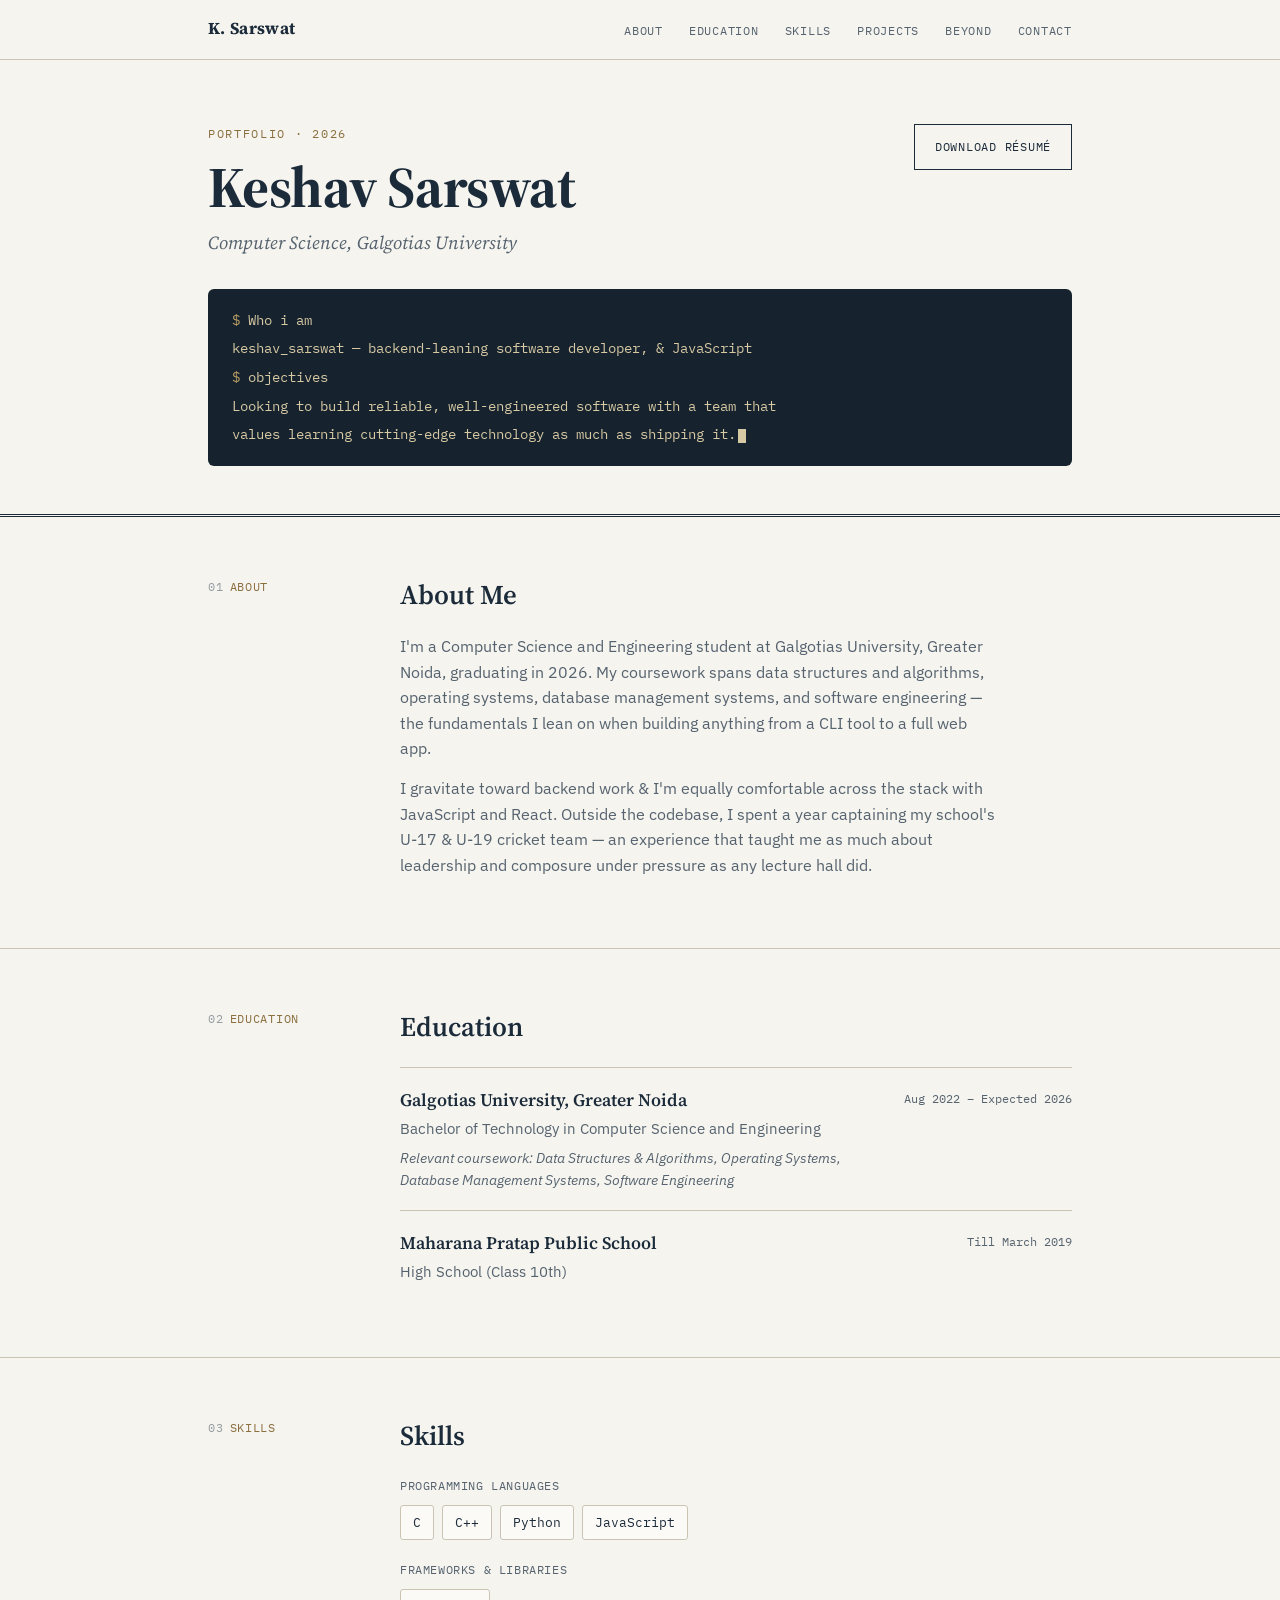
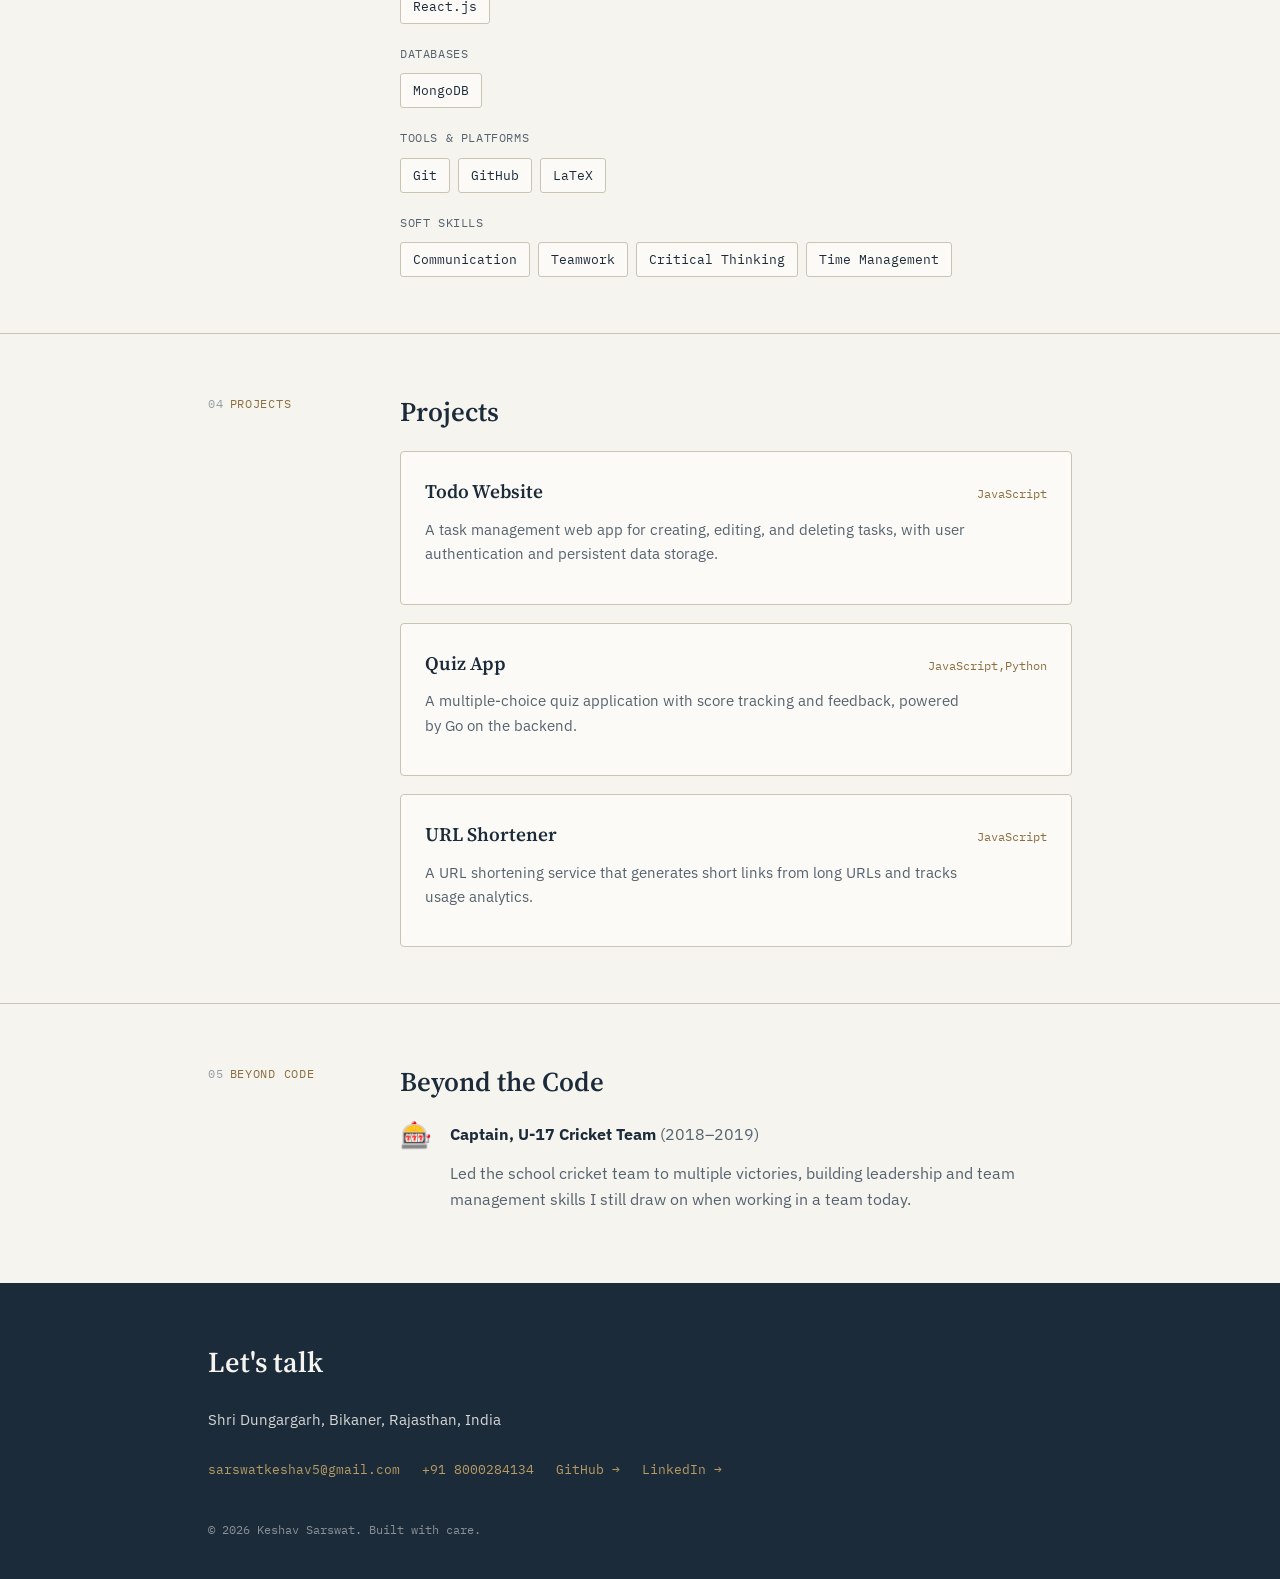
<file: index.html>
<!DOCTYPE html>
<html lang="en">
<head>
<meta charset="UTF-8">
<meta name="viewport" content="width=device-width, initial-scale=1.0">
<title>Keshav Sarswat — Computer Science Graduate</title>
<link rel="preconnect" href="https://fonts.googleapis.com">
<link href="https://fonts.googleapis.com/css2?family=Source+Serif+4:opsz,wght@8..60,400;8..60,600;8..60,700&family=IBM+Plex+Sans:wght@400;500;600&family=IBM+Plex+Mono:wght@400;500;600&display=swap" rel="stylesheet">
<link rel="stylesheet" href="style.css">
</head>
<body>

<nav>
  <div class="nav-inner">
    <div class="nav-mark">K. Sarswat</div>
    <ul class="nav-links">
      <li><a href="#about">About</a></li>
      <li><a href="#education">Education</a></li>
      <li><a href="#skills">Skills</a></li>
      <li><a href="#projects">Projects</a></li>
      <li><a href="#beyond">Beyond</a></li>
      <li><a href="#contact">Contact</a></li>
    </ul>
  </div>
</nav>

<header class="hero">
  <div class="wrap">
    <div class="hero-top">
      <div>
        <span class="eyebrow">Portfolio · 2026</span>
        <h1 class="name">Keshav Sarswat</h1>
        <p class="tagline">Computer Science, Galgotias University</p>
      </div>
      <a class="resume-btn" href="Keshav_Sarswat_Resume.pdf" download>Download Résumé</a>
    </div>

    <div class="terminal">
      <div class="line"><span class="prompt">$</span> Who i am</div>
      <div class="line">keshav_sarswat — backend-leaning software developer, &amp; JavaScript</div>
      <div class="line"><span class="prompt">$</span> objectives</div>
      <div class="line">Looking to build reliable, well-engineered software with a team that</div>
      <div class="line">values learning cutting-edge technology as much as shipping it.<span class="cursor"></span></div>
    </div>
  </div>
</header>

<section id="about">
  <div class="wrap section-grid">
    <div class="section-label"><span class="num">01</span>About</div>
    <div class="section-body reveal">
      <h2 class="section-title">About Me</h2>
      <p>I'm a Computer Science and Engineering student at Galgotias University, Greater Noida, graduating in 2026. My coursework spans data structures and algorithms, operating systems, database management systems, and software engineering — the fundamentals I lean on when building anything from a CLI tool to a full web app.</p>
      <p>I gravitate toward backend work & I'm equally comfortable across the stack with JavaScript and React. Outside the codebase, I spent a year captaining my school's U-17 & U-19 cricket team — an experience that taught me as much about leadership and composure under pressure as any lecture hall did.</p>
    </div>
  </div>
</section>

<section id="education">
  <div class="wrap section-grid">
    <div class="section-label"><span class="num">02</span>Education</div>
    <div class="section-body reveal">
      <h2 class="section-title">Education</h2>

      <div class="edu-item">
        <div>
          <div class="edu-school">Galgotias University, Greater Noida</div>
          <div class="edu-degree">Bachelor of Technology in Computer Science and Engineering</div>
          <div class="edu-course">Relevant coursework: Data Structures &amp; Algorithms, Operating Systems, Database Management Systems, Software Engineering</div>
        </div>
        <div class="edu-date">Aug 2022 – Expected 2026</div>
      </div>

      <div class="edu-item">
        <div>
          <div class="edu-school">Maharana Pratap Public School</div>
          <div class="edu-degree">High School (Class 10th)</div>
        </div>
        <div class="edu-date">Till March 2019</div>
      </div>
    </div>
  </div>
</section>

              <section id="skills">
  <div class="wrap section-grid">
    <div class="section-label"><span class="num">03</span>Skills</div>
    <div class="section-body reveal">
      <h2 class="section-title">Skills</h2>

      <div class="skill-group">
        <span class="skill-group-label">Programming Languages</span>
        <div class="chips">
          <span class="chip">C</span><span class="chip">C++</span><span class="chip">Python</span>
          <span class="chip">JavaScript</span>
        </div>
      </div>

      <div class="skill-group">
        <span class="skill-group-label">Frameworks &amp; Libraries</span>
        <div class="chips"><span class="chip">React.js</span></div>
      </div>

      <div class="skill-group">
        <span class="skill-group-label">Databases</span>
        <div class="chips"><span class="chip">MongoDB</span></div>
      </div>

      <div class="skill-group">
        <span class="skill-group-label">Tools &amp; Platforms</span>
        <div class="chips">
          <span class="chip">Git</span><span class="chip">GitHub</span><span class="chip">LaTeX</span>
        </div>
      </div>

      <div class="skill-group">
        <span class="skill-group-label">Soft Skills</span>
        <div class="chips">
          <span class="chip">Communication</span><span class="chip">Teamwork</span>
          <span class="chip">Critical Thinking</span><span class="chip">Time Management</span>
        </div>
      </div>
    </div>
  </div>
</section>

<section id="projects">
  <div class="wrap section-grid">
    <div class="section-label"><span class="num">04</span>Projects</div>
    <div class="section-body reveal">
      <h2 class="section-title">Projects</h2>

      <div class="project">
        <div class="project-head">
          <span class="project-name">Todo Website</span>
          <span class="project-tech">JavaScript</span>
        </div>
        <p class="project-desc">A task management web app for creating, editing, and deleting tasks, with user authentication and persistent data storage.</p>
      </div>

      <div class="project">
        <div class="project-head">
          <span class="project-name">Quiz App</span>
          <span class="project-tech">JavaScript,Python</span>
        </div>
        <p class="project-desc">A multiple-choice quiz application with score tracking and feedback, powered by Go on the backend.</p>
      </div>

      <div class="project">
        <div class="project-head">
          <span class="project-name">URL Shortener</span>
          <span class="project-tech">JavaScript</span>
        </div>
        <p class="project-desc">A URL shortening service that generates short links from long URLs and tracks usage analytics.</p>
      </div>
    </div>
  </div>
</section>

<section id="beyond">
  <div class="wrap section-grid">
    <div class="section-label"><span class="num">05</span>Beyond Code</div>
    <div class="section-body reveal">
      <h2 class="section-title">Beyond the Code</h2>
      <div class="beyond-card">
        <div class="beyond-icon">&#127920;</div>
        <div>
          <p><strong style="color:var(--ink);">Captain, U-17 Cricket Team</strong> (2018–2019)</p>
          <p>Led the school cricket team to multiple victories, building leadership and team management skills I still draw on when working in a team today.</p>
        </div>
      </div>
    </div>
  </div>
</section>

<footer id="contact">
  <div class="wrap">
    <h2>Let's talk</h2>
    <p class="contact-line">Shri Dungargarh, Bikaner, Rajasthan, India</p>
    <div class="contact-links">
      <a href="mailto:sarswatkeshav5@gmail.com">sarswatkeshav5@gmail.com</a>
      <a href="tel:+918000284134">+91 8000284134</a>
      <a href="https://github.com/sarswatkeshav1">GitHub →</a>
      <a href="https://www.linkedin.com/in/keshav-sarswat-570786243/">LinkedIn →</a>
    </div>
    <div class="foot-note">© 2026 Keshav Sarswat. Built with care.</div>
  </div>
</footer>

<script src="script.js"></script>

</body>
</html>
</file>
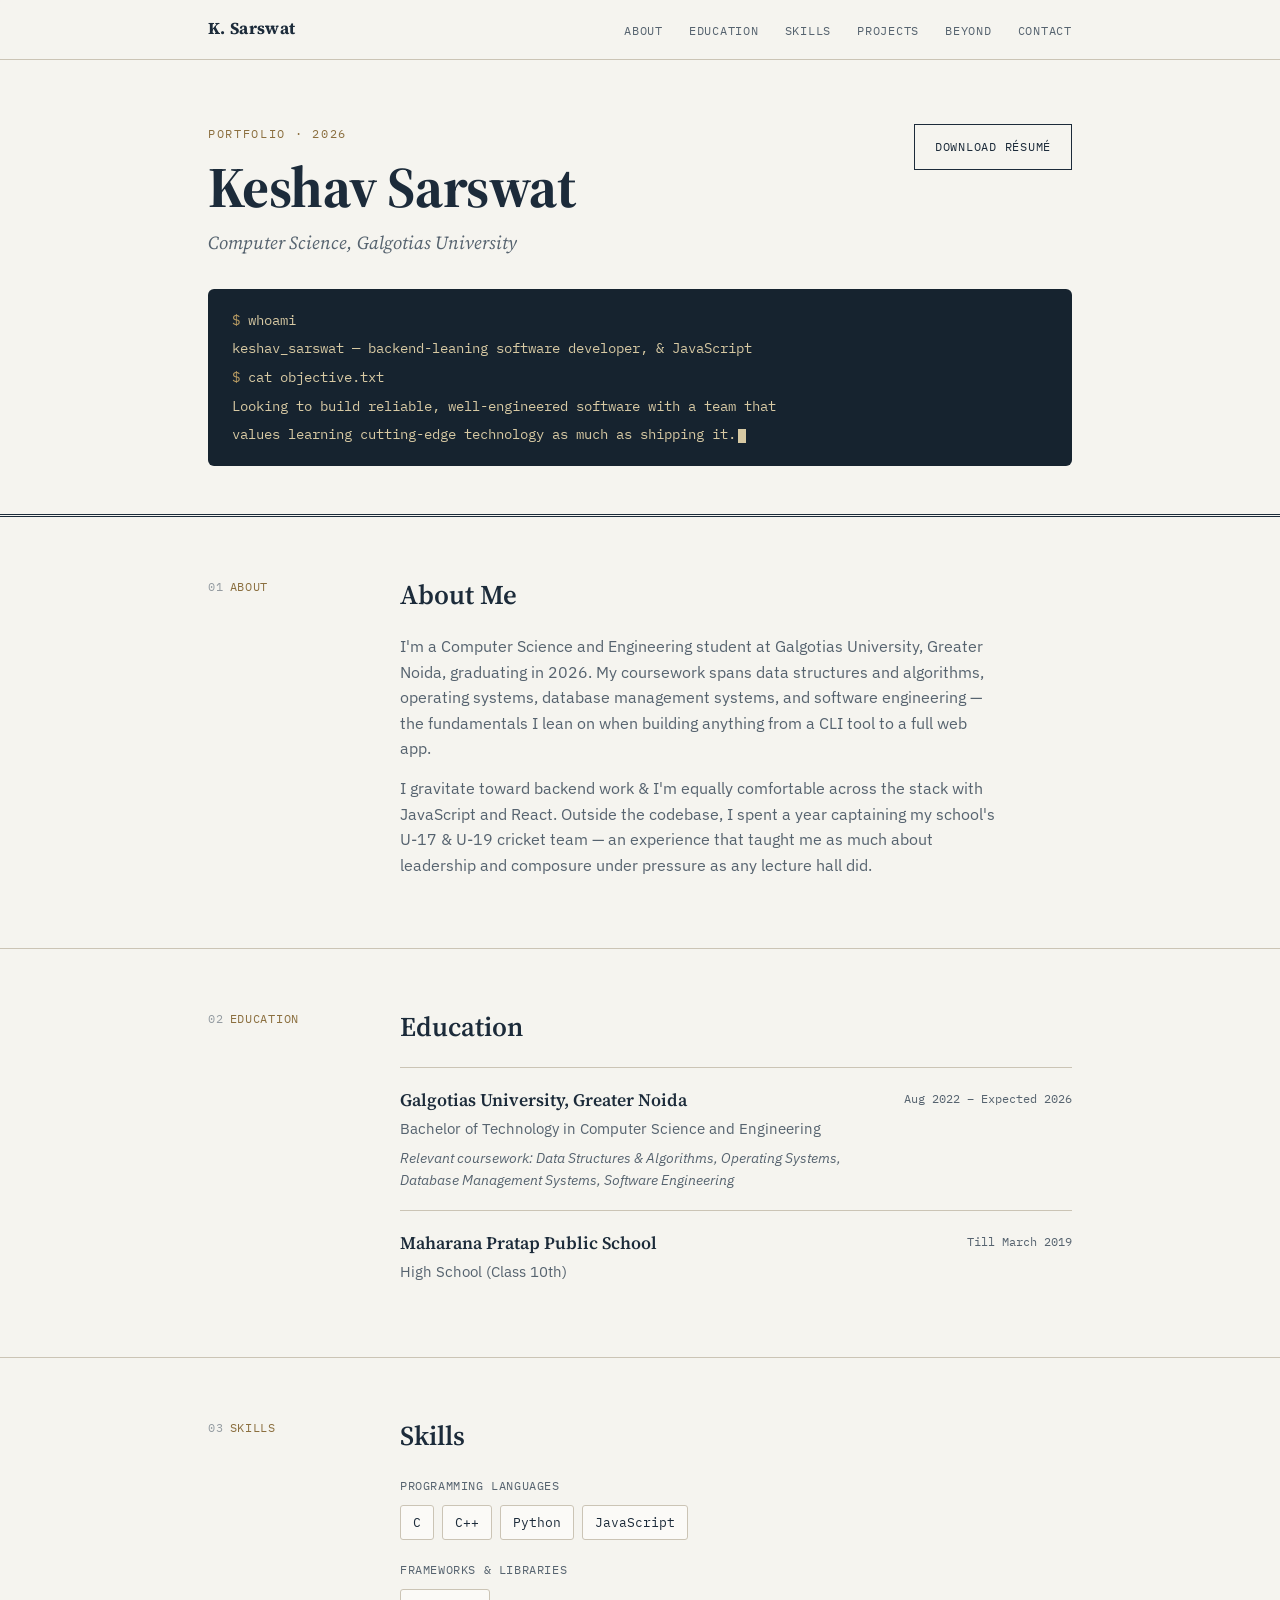
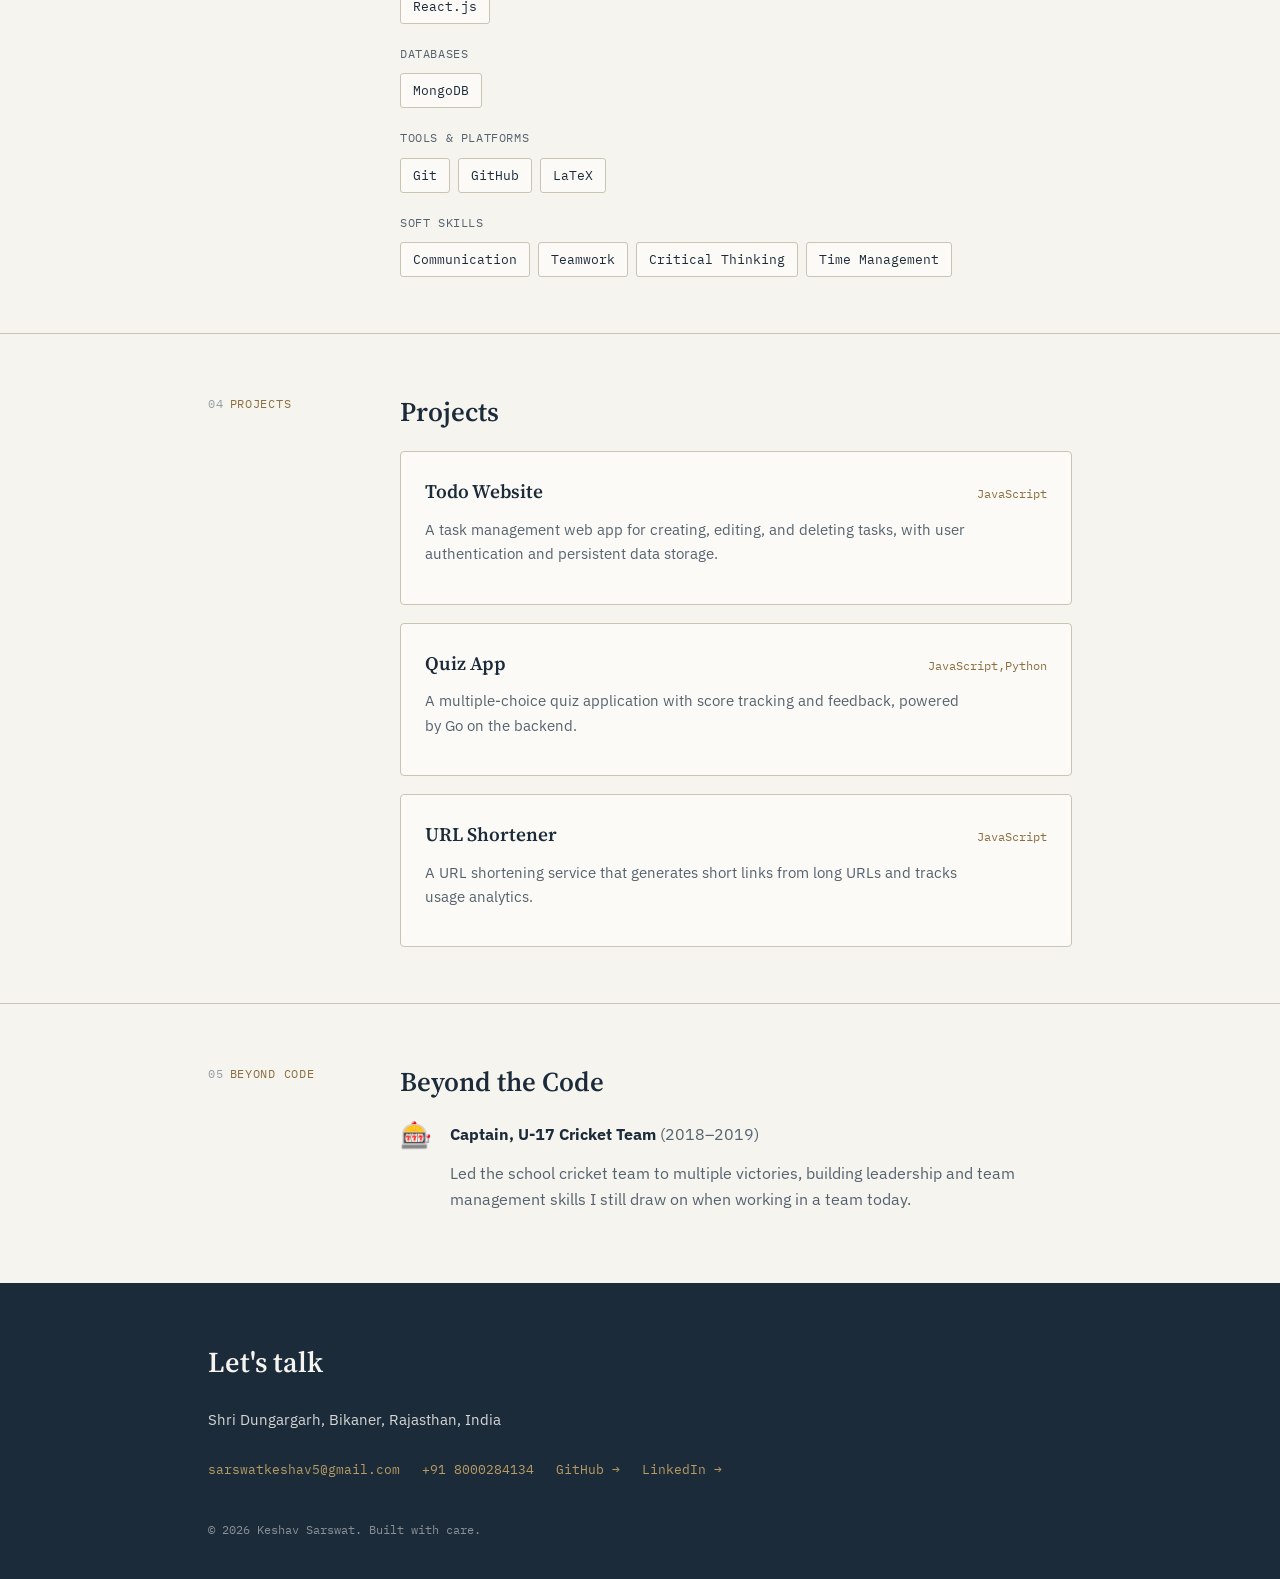
<file: index (1).html>
<!DOCTYPE html>
<html lang="en">
<head>
<meta charset="UTF-8">
<meta name="viewport" content="width=device-width, initial-scale=1.0">
<title>Keshav Sarswat — Computer Science Graduate</title>
<link rel="preconnect" href="https://fonts.googleapis.com">
<link href="https://fonts.googleapis.com/css2?family=Source+Serif+4:opsz,wght@8..60,400;8..60,600;8..60,700&family=IBM+Plex+Sans:wght@400;500;600&family=IBM+Plex+Mono:wght@400;500;600&display=swap" rel="stylesheet">
<link rel="stylesheet" href="styles.css">
</head>
<body>

<nav>
  <div class="nav-inner">
    <div class="nav-mark">K. Sarswat</div>
    <ul class="nav-links">
      <li><a href="#about">About</a></li>
      <li><a href="#education">Education</a></li>
      <li><a href="#skills">Skills</a></li>
      <li><a href="#projects">Projects</a></li>
      <li><a href="#beyond">Beyond</a></li>
      <li><a href="#contact">Contact</a></li>
    </ul>
  </div>
</nav>

<header class="hero">
  <div class="wrap">
    <div class="hero-top">
      <div>
        <span class="eyebrow">Portfolio · 2026</span>
        <h1 class="name">Keshav Sarswat</h1>
        <p class="tagline">Computer Science, Galgotias University</p>
      </div>
      <a class="resume-btn" href="Keshav_Sarswat_Resume.pdf" download>Download Résumé</a>
    </div>

    <div class="terminal">
      <div class="line"><span class="prompt">$</span> whoami</div>
      <div class="line">keshav_sarswat — backend-leaning software developer, &amp; JavaScript</div>
      <div class="line"><span class="prompt">$</span> cat objective.txt</div>
      <div class="line">Looking to build reliable, well-engineered software with a team that</div>
      <div class="line">values learning cutting-edge technology as much as shipping it.<span class="cursor"></span></div>
    </div>
  </div>
</header>

<section id="about">
  <div class="wrap section-grid">
    <div class="section-label"><span class="num">01</span>About</div>
    <div class="section-body reveal">
      <h2 class="section-title">About Me</h2>
      <p>I'm a Computer Science and Engineering student at Galgotias University, Greater Noida, graduating in 2026. My coursework spans data structures and algorithms, operating systems, database management systems, and software engineering — the fundamentals I lean on when building anything from a CLI tool to a full web app.</p>
      <p>I gravitate toward backend work & I'm equally comfortable across the stack with JavaScript and React. Outside the codebase, I spent a year captaining my school's U-17 & U-19 cricket team — an experience that taught me as much about leadership and composure under pressure as any lecture hall did.</p>
    </div>
  </div>
</section>

<section id="education">
  <div class="wrap section-grid">
    <div class="section-label"><span class="num">02</span>Education</div>
    <div class="section-body reveal">
      <h2 class="section-title">Education</h2>

      <div class="edu-item">
        <div>
          <div class="edu-school">Galgotias University, Greater Noida</div>
          <div class="edu-degree">Bachelor of Technology in Computer Science and Engineering</div>
          <div class="edu-course">Relevant coursework: Data Structures &amp; Algorithms, Operating Systems, Database Management Systems, Software Engineering</div>
        </div>
        <div class="edu-date">Aug 2022 – Expected 2026</div>
      </div>

      <div class="edu-item">
        <div>
          <div class="edu-school">Maharana Pratap Public School</div>
          <div class="edu-degree">High School (Class 10th)</div>
        </div>
        <div class="edu-date">Till March 2019</div>
      </div>
    </div>
  </div>
</section>

              <section id="skills">
  <div class="wrap section-grid">
    <div class="section-label"><span class="num">03</span>Skills</div>
    <div class="section-body reveal">
      <h2 class="section-title">Skills</h2>

      <div class="skill-group">
        <span class="skill-group-label">Programming Languages</span>
        <div class="chips">
          <span class="chip">C</span><span class="chip">C++</span><span class="chip">Python</span>
          <span class="chip">JavaScript</span>
        </div>
      </div>

      <div class="skill-group">
        <span class="skill-group-label">Frameworks &amp; Libraries</span>
        <div class="chips"><span class="chip">React.js</span></div>
      </div>

      <div class="skill-group">
        <span class="skill-group-label">Databases</span>
        <div class="chips"><span class="chip">MongoDB</span></div>
      </div>

      <div class="skill-group">
        <span class="skill-group-label">Tools &amp; Platforms</span>
        <div class="chips">
          <span class="chip">Git</span><span class="chip">GitHub</span><span class="chip">LaTeX</span>
        </div>
      </div>

      <div class="skill-group">
        <span class="skill-group-label">Soft Skills</span>
        <div class="chips">
          <span class="chip">Communication</span><span class="chip">Teamwork</span>
          <span class="chip">Critical Thinking</span><span class="chip">Time Management</span>
        </div>
      </div>
    </div>
  </div>
</section>

<section id="projects">
  <div class="wrap section-grid">
    <div class="section-label"><span class="num">04</span>Projects</div>
    <div class="section-body reveal">
      <h2 class="section-title">Projects</h2>

      <div class="project">
        <div class="project-head">
          <span class="project-name">Todo Website</span>
          <span class="project-tech">JavaScript</span>
        </div>
        <p class="project-desc">A task management web app for creating, editing, and deleting tasks, with user authentication and persistent data storage.</p>
      </div>

      <div class="project">
        <div class="project-head">
          <span class="project-name">Quiz App</span>
          <span class="project-tech">JavaScript,Python</span>
        </div>
        <p class="project-desc">A multiple-choice quiz application with score tracking and feedback, powered by Go on the backend.</p>
      </div>

      <div class="project">
        <div class="project-head">
          <span class="project-name">URL Shortener</span>
          <span class="project-tech">JavaScript</span>
        </div>
        <p class="project-desc">A URL shortening service that generates short links from long URLs and tracks usage analytics.</p>
      </div>
    </div>
  </div>
</section>

<section id="beyond">
  <div class="wrap section-grid">
    <div class="section-label"><span class="num">05</span>Beyond Code</div>
    <div class="section-body reveal">
      <h2 class="section-title">Beyond the Code</h2>
      <div class="beyond-card">
        <div class="beyond-icon">&#127920;</div>
        <div>
          <p><strong style="color:var(--ink);">Captain, U-17 Cricket Team</strong> (2018–2019)</p>
          <p>Led the school cricket team to multiple victories, building leadership and team management skills I still draw on when working in a team today.</p>
        </div>
      </div>
    </div>
  </div>
</section>

<footer id="contact">
  <div class="wrap">
    <h2>Let's talk</h2>
    <p class="contact-line">Shri Dungargarh, Bikaner, Rajasthan, India</p>
    <div class="contact-links">
      <a href="mailto:sarswatkeshav5@gmail.com">sarswatkeshav5@gmail.com</a>
      <a href="tel:+918000284134">+91 8000284134</a>
      <a href="https://github.com/sarswatkeshav1">GitHub →</a>
      <a href="https://www.linkedin.com/in/keshav-sarswat-570786243/">LinkedIn →</a>
    </div>
    <div class="foot-note">© 2026 Keshav Sarswat. Built with care.</div>
  </div>
</footer>

<script src="script.js"></script>

</body>
</html>
</file>
<file: style.css>
:root{
    --ink:#1C2B3A;
    --paper:#F5F4EF;
    --paper-raised:#FBFAF7;
    --brass:#8B6F3F;
    --brass-light:#B99C63;
    --slate:#56636F;
    --rule:#CBC4B5;
    --terminal-bg:#16232F;
    --terminal-text:#D7C9A3;
    --max-w:920px;
  }
  *{box-sizing:border-box; margin:0; padding:0;}
  html{scroll-behavior:smooth;}
  body{
    background:var(--paper);
    color:var(--ink);
    font-family:'IBM Plex Sans', sans-serif;
    line-height:1.6;
    -webkit-font-smoothing:antialiased;
  }
  a{color:inherit;}
  .wrap{max-width:var(--max-w); margin:0 auto; padding:0 28px;}

  /* ===== NAV ===== */
  nav{
    position:sticky; top:0; z-index:50;
    background:rgba(245,244,239,0.92);
    backdrop-filter:blur(6px);
    border-bottom:1px solid var(--rule);
  }
  .nav-inner{
    max-width:var(--max-w); margin:0 auto; padding:16px 28px;
    display:flex; align-items:center; justify-content:space-between;
  }
  .nav-mark{
    font-family:'Source Serif 4', serif; font-weight:700; font-size:1.05rem;
    letter-spacing:0.02em;
  }
  .nav-links{display:flex; gap:26px; list-style:none;}
  .nav-links a{
    font-family:'IBM Plex Mono', monospace; font-size:0.78rem;
    text-decoration:none; color:var(--slate);
    text-transform:uppercase; letter-spacing:0.06em;
    transition:color 0.2s ease;
  }
  .nav-links a:hover{color:var(--brass);}
  .nav-toggle{display:none;}

  /* ===== HERO / LETTERHEAD ===== */
  header.hero{
    padding:64px 0 48px;
    border-bottom:3px double var(--ink);
  }
  .hero-top{
    display:flex; justify-content:space-between; align-items:flex-start; gap:24px;
    flex-wrap:wrap;
  }
  .eyebrow{
    font-family:'IBM Plex Mono', monospace; font-size:0.75rem;
    color:var(--brass); letter-spacing:0.14em; text-transform:uppercase;
    margin-bottom:14px; display:block;
  }
  h1.name{
    font-family:'Source Serif 4', serif; font-weight:700;
    font-size:clamp(2.4rem, 6vw, 3.6rem);
    letter-spacing:-0.01em; color:var(--ink); line-height:1.05;
  }
  .tagline{
    font-family:'Source Serif 4', serif; font-style:italic;
    color:var(--slate); font-size:1.15rem; margin-top:10px;
  }
  .resume-btn{
    font-family:'IBM Plex Mono', monospace; font-size:0.78rem;
    text-transform:uppercase; letter-spacing:0.06em;
    border:1px solid var(--ink); padding:12px 20px;
    text-decoration:none; color:var(--ink); white-space:nowrap;
    transition:background 0.2s ease, color 0.2s ease;
  }
  .resume-btn:hover{background:var(--ink); color:var(--paper);}

  .terminal{
    margin-top:32px;
    background:var(--terminal-bg);
    border-radius:6px;
    padding:20px 24px;
    font-family:'IBM Plex Mono', monospace;
    font-size:0.88rem;
    color:var(--terminal-text);
    overflow-x:auto;
  }
  .terminal .prompt{color:var(--brass-light);}
  .terminal .line{margin-bottom:6px;}
  .terminal .line:last-child{margin-bottom:0;}
  .cursor{
    display:inline-block; width:8px; height:1em; background:var(--terminal-text);
    animation:blink 1.1s step-end infinite; vertical-align:text-bottom; margin-left:2px;
  }
  @keyframes blink{50%{opacity:0;}}

  /* ===== SECTIONS (label / content ledger layout) ===== */
  section{
    padding:56px 0;
    border-bottom:1px solid var(--rule);
  }
  section:last-of-type{border-bottom:none;}
  .section-grid{
    display:grid;
    grid-template-columns:160px 1fr;
    gap:32px;
  }
  .section-label{
    font-family:'IBM Plex Mono', monospace;
    font-size:0.78rem;
    color:var(--brass);
    letter-spacing:0.06em;
    text-transform:uppercase;
    padding-top:4px;
  }
  .section-label .num{color:var(--slate); opacity:0.6; margin-right:6px;}
  h2.section-title{
    font-family:'Source Serif 4', serif; font-weight:600;
    font-size:1.7rem; margin-bottom:18px; color:var(--ink);
  }
  .section-body p{color:var(--slate); max-width:60ch; margin-bottom:14px;}

  /* ===== EDUCATION ===== */
  .edu-item{
    display:grid; grid-template-columns:1fr auto; gap:12px;
    padding:18px 0; border-top:1px solid var(--rule);
  }
  .edu-item:first-child{border-top:none; padding-top:0;}
  .edu-school{font-family:'Source Serif 4', serif; font-weight:600; font-size:1.1rem;}
  .edu-degree{color:var(--slate); margin-top:2px; font-size:0.95rem;}
  .edu-course{color:var(--slate); margin-top:8px; font-size:0.85rem; font-style:italic;}
  .edu-date{
    font-family:'IBM Plex Mono', monospace; font-size:0.78rem; color:var(--slate);
    white-space:nowrap; padding-top:3px;
  }

  /* ===== SKILLS ===== */
  .skill-group{margin-bottom:20px;}
  .skill-group:last-child{margin-bottom:0;}
  .skill-group-label{
    font-family:'IBM Plex Mono', monospace; font-size:0.75rem;
    color:var(--slate); text-transform:uppercase; letter-spacing:0.05em;
    margin-bottom:10px; display:block;
  }
  .chips{display:flex; flex-wrap:wrap; gap:8px;}
  .chip{
    font-family:'IBM Plex Mono', monospace; font-size:0.82rem;
    background:var(--paper-raised); border:1px solid var(--rule);
    padding:6px 12px; border-radius:3px; color:var(--ink);
    transition:border-color 0.2s ease, transform 0.15s ease;
  }
  .chip:hover{border-color:var(--brass); transform:translateY(-1px);}

  /* ===== PROJECTS ===== */
  .project{
    border:1px solid var(--rule);
    background:var(--paper-raised);
    padding:24px;
    margin-bottom:18px;
    border-radius:4px;
    transition:box-shadow 0.2s ease, border-color 0.2s ease;
  }
  .project:hover{border-color:var(--brass); box-shadow:0 4px 18px rgba(28,43,58,0.06);}
  .project:last-child{margin-bottom:0;}
  .project-head{
    display:flex; justify-content:space-between; align-items:baseline; gap:12px; flex-wrap:wrap;
  }
  .project-name{font-family:'Source Serif 4', serif; font-weight:600; font-size:1.2rem;}
  .project-tech{
    font-family:'IBM Plex Mono', monospace; font-size:0.75rem; color:var(--brass);
  }
  .project-desc{color:var(--slate); margin-top:10px; font-size:0.95rem; max-width:62ch;}

  /* ===== BEYOND / EXTRACURRICULAR ===== */
  .beyond-card{
    display:flex; gap:18px; align-items:flex-start;
  }
  .beyond-icon{
    font-family:'IBM Plex Mono', monospace; font-size:1.6rem; color:var(--brass);
    line-height:1;
  }

  /* ===== CONTACT / FOOTER ===== */
  footer{
    padding:56px 0 40px;
    background:var(--ink);
    color:var(--paper);
  }
  footer .wrap{display:flex; flex-direction:column; gap:22px;}
  footer h2{
    font-family:'Source Serif 4', serif; font-weight:600; font-size:1.8rem;
  }
  footer .contact-line{color:var(--paper); opacity:0.85; font-size:0.95rem;}
  .contact-links{display:flex; gap:22px; flex-wrap:wrap; margin-top:6px;}
  .contact-links a{
    font-family:'IBM Plex Mono', monospace; font-size:0.82rem;
    text-decoration:none; color:var(--brass-light);
    border-bottom:1px solid transparent;
    transition:border-color 0.2s ease;
  }
  .contact-links a:hover{border-color:var(--brass-light);}
  .foot-note{
    font-family:'IBM Plex Mono', monospace; font-size:0.72rem; opacity:0.5; margin-top:18px;
  }

  /* ===== REVEAL ANIMATION ===== */
  .reveal{opacity:0; transform:translateY(14px); transition:opacity 0.6s ease, transform 0.6s ease;}
  .reveal.in{opacity:1; transform:translateY(0);}

  /* ===== FOCUS STATES ===== */
  a:focus-visible, .resume-btn:focus-visible{
    outline:2px solid var(--brass); outline-offset:2px;
  }

  /* ===== RESPONSIVE ===== */
  @media (max-width:640px){
    .section-grid{grid-template-columns:1fr; gap:10px;}
    .section-label{padding-top:0;}
    .nav-links{gap:14px;}
    .nav-links a{font-size:0.68rem;}
    header.hero{padding:44px 0 36px;}
    .edu-item{grid-template-columns:1fr;}
    .edu-date{padding-top:0;}
  }

  @media (prefers-reduced-motion: reduce){
    .reveal{transition:none; opacity:1; transform:none;}
    .cursor{animation:none;}
    html{scroll-behavior:auto;}
  }
</file>
<file: styles.css>
:root{
    --ink:#1C2B3A;
    --paper:#F5F4EF;
    --paper-raised:#FBFAF7;
    --brass:#8B6F3F;
    --brass-light:#B99C63;
    --slate:#56636F;
    --rule:#CBC4B5;
    --terminal-bg:#16232F;
    --terminal-text:#D7C9A3;
    --max-w:920px;
  }
  *{box-sizing:border-box; margin:0; padding:0;}
  html{scroll-behavior:smooth;}
  body{
    background:var(--paper);
    color:var(--ink);
    font-family:'IBM Plex Sans', sans-serif;
    line-height:1.6;
    -webkit-font-smoothing:antialiased;
  }
  a{color:inherit;}
  .wrap{max-width:var(--max-w); margin:0 auto; padding:0 28px;}

  /* ===== NAV ===== */
  nav{
    position:sticky; top:0; z-index:50;
    background:rgba(245,244,239,0.92);
    backdrop-filter:blur(6px);
    border-bottom:1px solid var(--rule);
  }
  .nav-inner{
    max-width:var(--max-w); margin:0 auto; padding:16px 28px;
    display:flex; align-items:center; justify-content:space-between;
  }
  .nav-mark{
    font-family:'Source Serif 4', serif; font-weight:700; font-size:1.05rem;
    letter-spacing:0.02em;
  }
  .nav-links{display:flex; gap:26px; list-style:none;}
  .nav-links a{
    font-family:'IBM Plex Mono', monospace; font-size:0.78rem;
    text-decoration:none; color:var(--slate);
    text-transform:uppercase; letter-spacing:0.06em;
    transition:color 0.2s ease;
  }
  .nav-links a:hover{color:var(--brass);}
  .nav-toggle{display:none;}

  /* ===== HERO / LETTERHEAD ===== */
  header.hero{
    padding:64px 0 48px;
    border-bottom:3px double var(--ink);
  }
  .hero-top{
    display:flex; justify-content:space-between; align-items:flex-start; gap:24px;
    flex-wrap:wrap;
  }
  .eyebrow{
    font-family:'IBM Plex Mono', monospace; font-size:0.75rem;
    color:var(--brass); letter-spacing:0.14em; text-transform:uppercase;
    margin-bottom:14px; display:block;
  }
  h1.name{
    font-family:'Source Serif 4', serif; font-weight:700;
    font-size:clamp(2.4rem, 6vw, 3.6rem);
    letter-spacing:-0.01em; color:var(--ink); line-height:1.05;
  }
  .tagline{
    font-family:'Source Serif 4', serif; font-style:italic;
    color:var(--slate); font-size:1.15rem; margin-top:10px;
  }
  .resume-btn{
    font-family:'IBM Plex Mono', monospace; font-size:0.78rem;
    text-transform:uppercase; letter-spacing:0.06em;
    border:1px solid var(--ink); padding:12px 20px;
    text-decoration:none; color:var(--ink); white-space:nowrap;
    transition:background 0.2s ease, color 0.2s ease;
  }
  .resume-btn:hover{background:var(--ink); color:var(--paper);}

  .terminal{
    margin-top:32px;
    background:var(--terminal-bg);
    border-radius:6px;
    padding:20px 24px;
    font-family:'IBM Plex Mono', monospace;
    font-size:0.88rem;
    color:var(--terminal-text);
    overflow-x:auto;
  }
  .terminal .prompt{color:var(--brass-light);}
  .terminal .line{margin-bottom:6px;}
  .terminal .line:last-child{margin-bottom:0;}
  .cursor{
    display:inline-block; width:8px; height:1em; background:var(--terminal-text);
    animation:blink 1.1s step-end infinite; vertical-align:text-bottom; margin-left:2px;
  }
  @keyframes blink{50%{opacity:0;}}

  /* ===== SECTIONS (label / content ledger layout) ===== */
  section{
    padding:56px 0;
    border-bottom:1px solid var(--rule);
  }
  section:last-of-type{border-bottom:none;}
  .section-grid{
    display:grid;
    grid-template-columns:160px 1fr;
    gap:32px;
  }
  .section-label{
    font-family:'IBM Plex Mono', monospace;
    font-size:0.78rem;
    color:var(--brass);
    letter-spacing:0.06em;
    text-transform:uppercase;
    padding-top:4px;
  }
  .section-label .num{color:var(--slate); opacity:0.6; margin-right:6px;}
  h2.section-title{
    font-family:'Source Serif 4', serif; font-weight:600;
    font-size:1.7rem; margin-bottom:18px; color:var(--ink);
  }
  .section-body p{color:var(--slate); max-width:60ch; margin-bottom:14px;}

  /* ===== EDUCATION ===== */
  .edu-item{
    display:grid; grid-template-columns:1fr auto; gap:12px;
    padding:18px 0; border-top:1px solid var(--rule);
  }
  .edu-item:first-child{border-top:none; padding-top:0;}
  .edu-school{font-family:'Source Serif 4', serif; font-weight:600; font-size:1.1rem;}
  .edu-degree{color:var(--slate); margin-top:2px; font-size:0.95rem;}
  .edu-course{color:var(--slate); margin-top:8px; font-size:0.85rem; font-style:italic;}
  .edu-date{
    font-family:'IBM Plex Mono', monospace; font-size:0.78rem; color:var(--slate);
    white-space:nowrap; padding-top:3px;
  }

  /* ===== SKILLS ===== */
  .skill-group{margin-bottom:20px;}
  .skill-group:last-child{margin-bottom:0;}
  .skill-group-label{
    font-family:'IBM Plex Mono', monospace; font-size:0.75rem;
    color:var(--slate); text-transform:uppercase; letter-spacing:0.05em;
    margin-bottom:10px; display:block;
  }
  .chips{display:flex; flex-wrap:wrap; gap:8px;}
  .chip{
    font-family:'IBM Plex Mono', monospace; font-size:0.82rem;
    background:var(--paper-raised); border:1px solid var(--rule);
    padding:6px 12px; border-radius:3px; color:var(--ink);
    transition:border-color 0.2s ease, transform 0.15s ease;
  }
  .chip:hover{border-color:var(--brass); transform:translateY(-1px);}

  /* ===== PROJECTS ===== */
  .project{
    border:1px solid var(--rule);
    background:var(--paper-raised);
    padding:24px;
    margin-bottom:18px;
    border-radius:4px;
    transition:box-shadow 0.2s ease, border-color 0.2s ease;
  }
  .project:hover{border-color:var(--brass); box-shadow:0 4px 18px rgba(28,43,58,0.06);}
  .project:last-child{margin-bottom:0;}
  .project-head{
    display:flex; justify-content:space-between; align-items:baseline; gap:12px; flex-wrap:wrap;
  }
  .project-name{font-family:'Source Serif 4', serif; font-weight:600; font-size:1.2rem;}
  .project-tech{
    font-family:'IBM Plex Mono', monospace; font-size:0.75rem; color:var(--brass);
  }
  .project-desc{color:var(--slate); margin-top:10px; font-size:0.95rem; max-width:62ch;}

  /* ===== BEYOND / EXTRACURRICULAR ===== */
  .beyond-card{
    display:flex; gap:18px; align-items:flex-start;
  }
  .beyond-icon{
    font-family:'IBM Plex Mono', monospace; font-size:1.6rem; color:var(--brass);
    line-height:1;
  }

  /* ===== CONTACT / FOOTER ===== */
  footer{
    padding:56px 0 40px;
    background:var(--ink);
    color:var(--paper);
  }
  footer .wrap{display:flex; flex-direction:column; gap:22px;}
  footer h2{
    font-family:'Source Serif 4', serif; font-weight:600; font-size:1.8rem;
  }
  footer .contact-line{color:var(--paper); opacity:0.85; font-size:0.95rem;}
  .contact-links{display:flex; gap:22px; flex-wrap:wrap; margin-top:6px;}
  .contact-links a{
    font-family:'IBM Plex Mono', monospace; font-size:0.82rem;
    text-decoration:none; color:var(--brass-light);
    border-bottom:1px solid transparent;
    transition:border-color 0.2s ease;
  }
  .contact-links a:hover{border-color:var(--brass-light);}
  .foot-note{
    font-family:'IBM Plex Mono', monospace; font-size:0.72rem; opacity:0.5; margin-top:18px;
  }

  /* ===== REVEAL ANIMATION ===== */
  .reveal{opacity:0; transform:translateY(14px); transition:opacity 0.6s ease, transform 0.6s ease;}
  .reveal.in{opacity:1; transform:translateY(0);}

  /* ===== FOCUS STATES ===== */
  a:focus-visible, .resume-btn:focus-visible{
    outline:2px solid var(--brass); outline-offset:2px;
  }

  /* ===== RESPONSIVE ===== */
  @media (max-width:640px){
    .section-grid{grid-template-columns:1fr; gap:10px;}
    .section-label{padding-top:0;}
    .nav-links{gap:14px;}
    .nav-links a{font-size:0.68rem;}
    header.hero{padding:44px 0 36px;}
    .edu-item{grid-template-columns:1fr;}
    .edu-date{padding-top:0;}
  }

  @media (prefers-reduced-motion: reduce){
    .reveal{transition:none; opacity:1; transform:none;}
    .cursor{animation:none;}
    html{scroll-behavior:auto;}
  }
</file>
